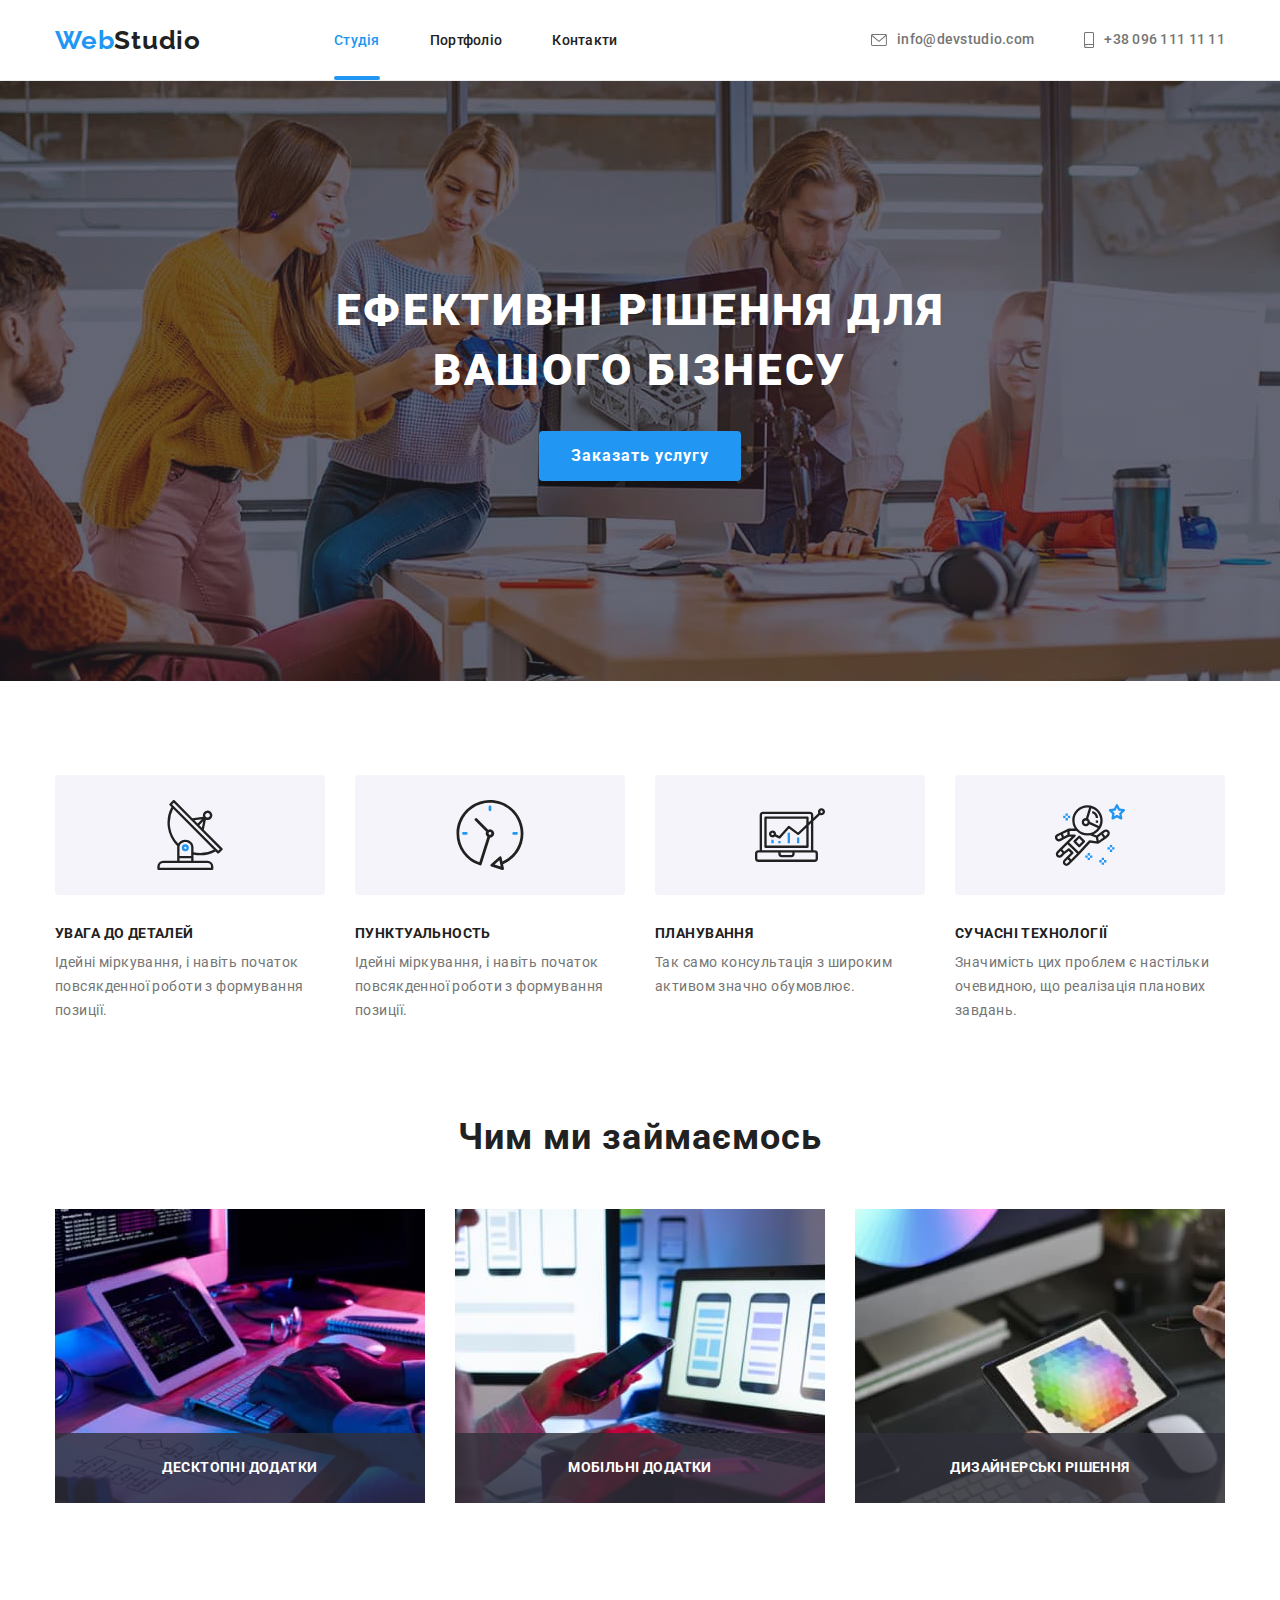
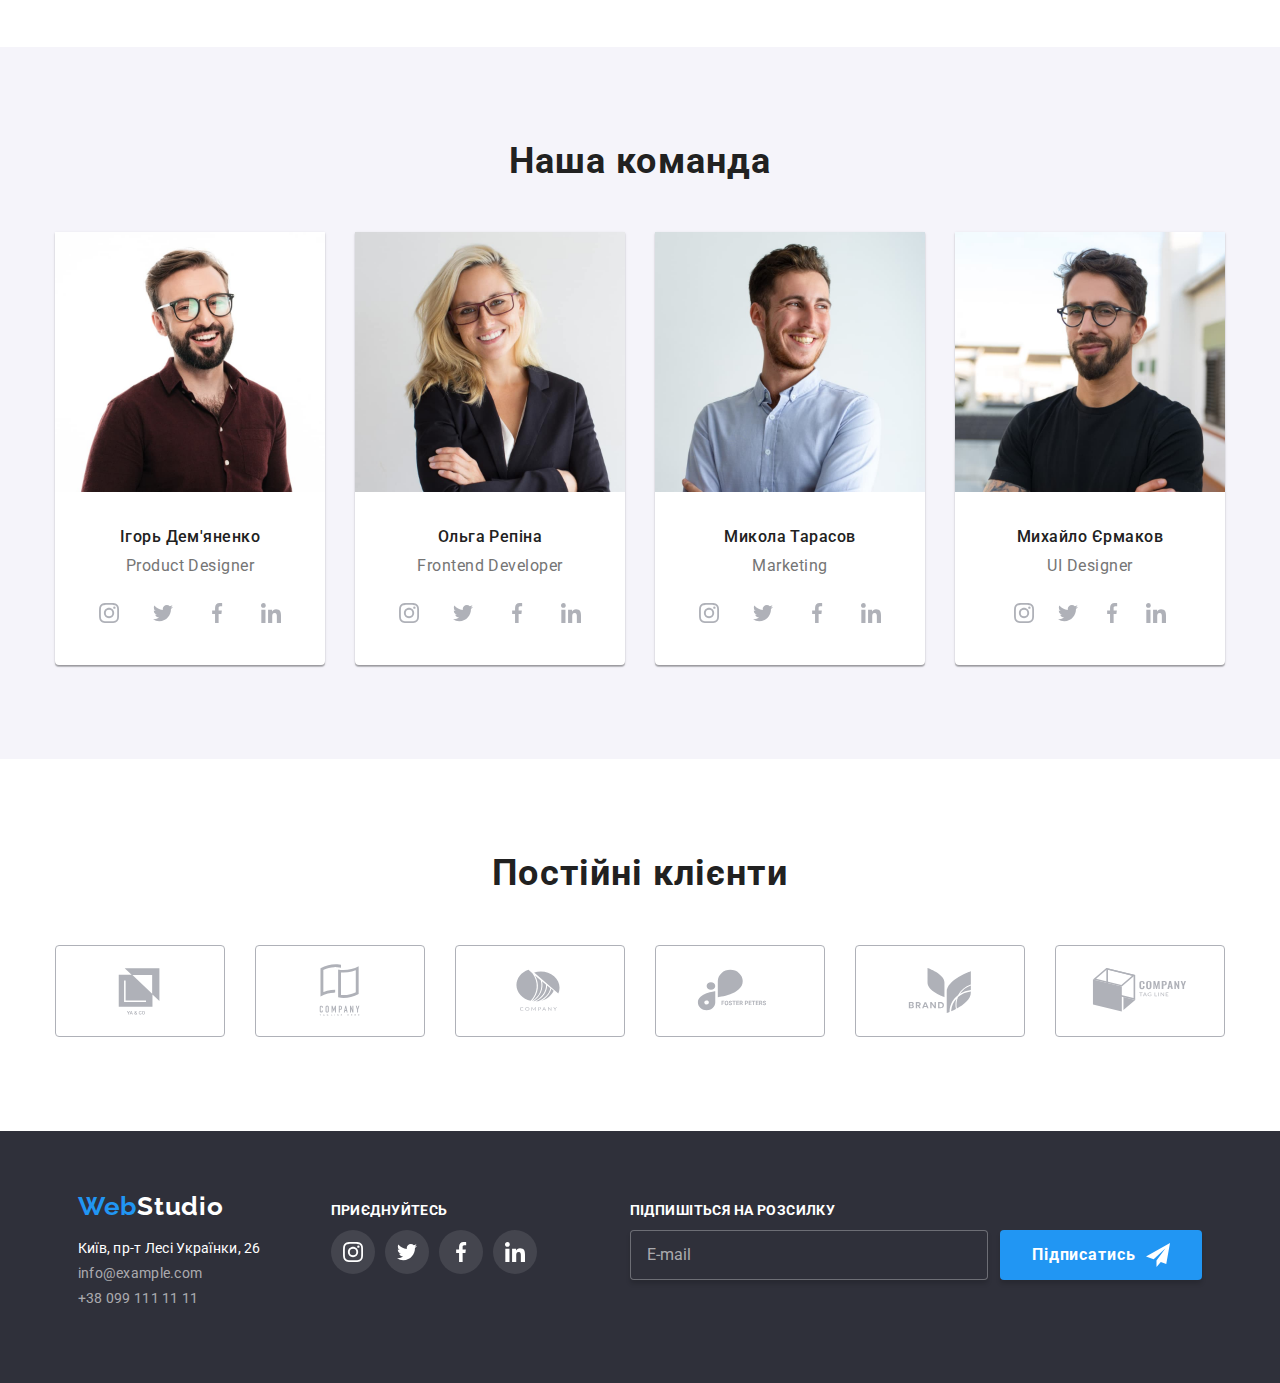
<file: index.html>
<!DOCTYPE html>
<html lang="ua">
<head>
    <meta charset="UTF-8">
    <meta http-equiv="X-UA-Compatible" content="IE=edge">
    <meta name="viewport" content="width=device-width, initial-scale=1.0">
    <title>Wedstudio</title>
    <link rel="preconnect" href="https://fonts.googleapis.com">
    <link rel="preconnect" href="https://fonts.gstatic.com" crossorigin>
    <link href="https://fonts.googleapis.com/css2?family=Raleway:wght@700&family=Roboto:wght@400;500;700;900&display=swap"
        rel="stylesheet">
    <link rel="stylesheet" href="https://cdnjs.cloudflare.com/ajax/libs/modern-normalize/1.1.0/modern-normalize.min.css">
    <link rel="stylesheet" href="./css/main.min.css">
</head>
<body>
    <!-- Шапка -->
    <header class="header">
        
        <div class="container header__container">
            <a class="logo" href="/"><span class="logo__web">Web</span>Studio</a>
            <!-- навігація -->
            <nav>
                <ul class="navigation">
                    <li class="navigation__list"> <a class="navigation__link navigation__link--current" href="">Студія</a> </li>
                    <li class="navigation__list"> <a class="navigation__link" href="./portfolio.html">Портфоліо</a> </li>
                    <li class="navigation__list"> <a class="navigation__link" href="">Контакти</a> </li>
                </ul>
            </nav>
            <!-- контакти -->
            <ul class="contact">
                <li class="contact__list "><a class="contact__link" href="mailto:info@devstudio.com"> <svg class="contact__icon-envelope contact__icon" width="16px" heigt="12"><use href="./images/symbol-defs.svg#envelope"></use></svg> info@devstudio.com</a></li>
                <li class="contact__list"> <a class="contact__link" href="tel:+380961111111"><svg class="contact__icon-smartphone contact__icon"  width="10px" heigt="16"><use href="./images/symbol-defs.svg#smartphone"></use></svg> +38 096 111 11 11</a></li>
            </ul>
        </div>
        
    </header>
<!-- main -->
<main>
        <!-- Герой -->
        <section class="hero hero__overlay">
            <div class="container">
                <H1 class="hero__tittle">Ефективні рішення для <br>вашого бізнесу</H1>
                <button class="button" data-modal-open type="button">Заказать услугу</button>
            </div>
            <div class="backdrop is-hidden" data-modal>
                <div class="modal-hero">
                    <button class="modal-hero__button--close" type="button" data-modal-close></button>
                    <form class="form-modal">
                        <h2 class="form-modal__tittle">Залишіть свої дані, ми вам передзвонимо</h2>
                        <div class="form-modal__field">
                            <label for="name" class="form-modal__label">Ім'я</label>
                            <input class="form-modal__input" type="text" name="name" id="name">
                            <div class="form-modal__icon">
                                <svg class="form-modal__svg" width="18px" height="18px">
                                    <use href="./images/symbol-defs.svg#person-black"></use>
                                </svg>
                            </div>
                        </div>
                       <div class="form-modal__field">
                            <label for="tel" class="form-modal__label">Телефон</label>
                            <input class="form-modal__input" type="tel" name="tel" id="tel">
                            <div class="form-modal__icon">
                                <svg class="form-modal__svg" width="18px" height="18px">
                                    <use href="./images/symbol-defs.svg#phone-black"></use>
                                </svg>
                            </div>
                       </div>
                       <div class="form-modal__field">
                        <label for="email" class="form-label">Почта</label>
                        <input class="form-modal__input" type="email" name="email" id="email">
                        <div class="form-modal__icon">
                            <svg class="form-modal__svg" width="18px" height="18px">
                                <use href="./images/symbol-defs.svg#email-black"></use>
                            </svg>
                        </div>
                       </div>
                       
                       <div class="form-modal__field form-comment">
                        <label class="form-comment__lable" for="comment">Коментарій</label>
                        <textarea class="form-comment__textarea" name="comment" id="comment" rows="8" placeholder="Введіть текст"></textarea>
                       </div> 
                        
                      <label class="form-policy">
                        <input  class="form-policy__checkbox" type="checkbox" name="policy" id="policy">
                        <span class="form-policy__icon"></span>
                        <span>Погоджуюся з розсилкою та приймаю <a class="form-policy__link" href="">Умови
                                договору</a>
                        </span>
                      </label>

                        <button class="button hero__button" type="submit">Відправить</button>
                    </form>
                </div>
    
            </div>
        </section>

        <!-- особливості -->
        <section class="specifics">
           <div class="container">
                <h2 class="specifics__tittle visually-hidden">Особливості</h2>
                <ul class="specifics__list">
                    <li  class="specifics__item">
                        <div class="specific__icon">
                            <svg class="specifics__svg"width="70px" height="70px">
                                <use href="./images/symbol-defs.svg#antenna" ></use>
                            </svg>
                        </div>
                        <h3 class="specific__tittle-h3">Увага до деталей</h3>
                        <p class="specific__text">Ідейні міркування, і навіть початок повсякденної роботи з формування позиції.</p>
                    </li>
                    <li class="specifics__item">
                        <div class="specific__icon">
                            <svg class="specifics__svg"width="70px" height="70px">
                                <use href="./images/symbol-defs.svg#clock"></use>
                            </svg>
                        </div>
                        <h3 class="specific__tittle-h3">Пунктуальность</h3>
                        <p class="specific__text">Ідейні міркування, і навіть початок повсякденної роботи з формування позиції.</p>
                    </li>
                    <li class="specifics__item ">
                        <div class="specific__icon">
                            <svg class="specifics__svg"width="70px" height="70px">
                                <use href="./images/symbol-defs.svg#diagram"></use>
                            </svg>
                        </div>
                        <h3 class="specific__tittle-h3">Планування</h3>
                        <p class="specific__text">Так само консультація з широким активом значно обумовлює.</p>
                    </li>
                    <li class="specifics__item">
                        <div class="specific__icon">
                            <svg class="specifics__svg"width="70px" height="70px">
                                <use href="./images/symbol-defs.svg#astronaut"></use>
                            </svg>
                        </div>
                        <h3 class="specific__tittle-h3">Сучасні технології</h3>
                        <p class="specific__text">Значимість цих проблем є настільки очевидною, що реалізація планових завдань.</p>
                    </li>
                </ul>
           </div>
        </section>
         <!-- Чим ми займаємось -->
        <section class="services section">
           <div class="container">
                <h2 class="services_tittle tittle-h2">Чим ми займаємось</h2>
                <ul class="services__list">
                    <li class="services__item"> 
                        <div class="services__image">
                            <img class="image" src="./images/box1.jpg" alt="опис" width="370">
                            <div class="services__text">Десктопні додатки</div>
                        </div>
                    </li>
                    <li class="services__item">
                        <div class="services__image">
                            <img class="image" src="./images/box2.jpg" alt="опис" width="370">
                            <div class="services__text">мобільні додатки
                            </div>
                        </div>
                    </li>
                    <li class="services__item">
                        <div class="services__image">
                            <img class="image" src="./images/box3.jpg" alt="опис" width="370">
                            <div class="services__text">дизайнерські рішення</div>
                        </div>
                    </li>
                </ul>
           </div>
        </section>
        <!-- Наша команда -->
            <section class="our-team section">
                <div class="container">
                    <h2 class="our-team_tittle tittle-h2">Наша команда</h2>
                    <ul class="our-team__list">
                        <li class="item-card"> 
                            <img class="item-card__image" src="./images/team1.jpg" alt="чоловік європейської зовнішності в окулярах з бородою" width="270">
                            <div class="item-card__text" >
                                <h3 class="item-card__tittle">Ігорь Дем'яненко</h3>
                                <p classs="item-card__subtitle" lang="en">Product Designer</p>
                                <ul class="social-list">

                                    <li class="social-list__item">
                                        <a class="social-list__link" href="https://www.instagram.com">
                                            <svg class="social-list__icon social-svg" width="20px" height="20px">
                                                <use href="./images/symbol-defs.svg#instagram"></use>
                                           </svg>
                                        </a>
                                    </li>
                                    <li class="social-list__item">
                                        <a class="social-list__link" href="https://twitter.com" target="_blank">
                                            <svg class="social-list__icon social-svg" width="20px" height="20px">
                                                <use href="./images/symbol-defs.svg#twitter"></use>
                                            </svg>
                                        </a>
                                    </li>
                                    <li  class="social-list__item">
                                        <a class="social-list__link" href="https://www.facebook.com" target="_blank">
                                            <svg class="social-list__icon social-svg" width="20px" height="20px">
                                                <use href="./images/symbol-defs.svg#facebook"></use>
                                            </svg>
                                        </a>
                                    </li>
                                    <li class="social-list__item">
                                        <a class="social-list__link" href="https://linkedin.com" target="_blank">
                                            <svg class="social-list__icon social-svg" width="20px" height="20px">
                                                <use href="./images/symbol-defs.svg#linkedin"></use>
                                            </svg>
                                        </a>
                                    </li>
                                </ul>
                            </div>
                        </li>
                        <li class="item-card"> 
                            <img class="item-card__image" src="./images/team2.jpg" alt="жінка європейської зовнішності в окулярах" width="270">
                            <div class="item-card__text">
                                <h3 class="item-card__tittle">Ольга Репіна</h3>
                                <p classs="item-card__subtitle" lang="en">Frontend Developer</p>
                                <ul class="social-list">
                                    <li class="social-list__item" >
                                        <a class="social-list__link" href="https://www.instagram.com" target="_blank">
                                            <svg class="social-list__icon social-svg"  width="20px" height="20px">
                                                <use href="./images/symbol-defs.svg#instagram"></use>
                                            </svg>
                                        </a>
                                    </li>
                                    <li class="social-list__item">
                                        <a class="social-list__link" href="https://twitter.com" target="_blank">
                                            <svg class="social-list__icon social-svg" width="20px" height="20px">
                                                <use href="./images/symbol-defs.svg#twitter"></use>
                                            </svg>
                                        </a>
                                    </li>
                                    <li class="social-list__item">
                                        <a class="social-list__link" href="https://www.facebook.com" target="_blank">
                                            <svg class="social-list__icon social-svg" width="20px" height="20px">
                                                <use href="./images/symbol-defs.svg#facebook"></use>
                                            </svg>
                                        </a>
                                    </li>
                                    <li class="social-list__item"><a class="social-list__link" href="https://linkedin.com" target="_blank"><svg class="social-list__icon social-svg" width="20px" height="20px">
                                                <use href="./images/symbol-defs.svg#linkedin"></use>
                                            </svg></a>
                                        </li>
                                </ul>
                            </div>
                        </li>
                        <li class="item-card"> 
                            <img class="item-card__image" src="./images/team3.jpg" alt="чоловік європейської зовнішності" width="270">
                            <div class="item-card__text">
                                <h3 class="item-card__tittle">Микола Тарасов</h3>
                                <p classs="item-card__subtitle" lang="en">Marketing</p>
                                <ul class="social-list">
                                    <li class="social-list__item">
                                        <a class="social-list__link" href="https://www.instagram.com" target="_blank">
                                            <svg class="social-list__icon social-svg" width="20px" height="20px">
                                                <use href="./images/symbol-defs.svg#instagram"></use>
                                            </svg>
                                        </a>
                                    </li>
                                    <li class="social-list__item">
                                        <a class="social-list__link" href="https://twitter.com" target="_blank">
                                            <svg class="social-list__icon social-svg" width="20px" height="20px">
                                                <use href="./images/symbol-defs.svg#twitter"></use>
                                            </svg>
                                        </a>
                                    </li>
                                    <li class="social-list__item">
                                        <a class="social-list__link" href="https://www.facebook.com" target="_blank">
                                            <svg class="social-list__icon social-svg" width="20px" height="20px">
                                                <use href="./images/symbol-defs.svg#facebook"></use>
                                            </svg>
                                        </a>
                                    </li>
                                    <li class="social-list__item">
                                        <a class="social-list__link" href="https://linkedin.com" target="_blank">
                                            <svg class="social-list__icon social-svg" width="20px" height="20px">
                                                <use href="./images/symbol-defs.svg#linkedin"></use>
                                            </svg>
                                        </a>
                                    </li>
                                </ul>
                            </div>
                        </li>
                        <li class="item-card"> 
                            <img  class="item-card__image" src="./images/team4.jpg" alt="чоловік європейської зовнішності в окулярах з бородою" width="270">
                            <div class="item-card__text">
                                <h3 class="item-card__tittle">Михайло Єрмаков</h3>
                                <p classs="item-card__subtitle" lang="en">UI Designer</p>
                                <ul class="social-list">
                                    <li class="item-card__social">
                                        <a class="social-list__link" href="https://www.instagram.com" target="_blank">
                                            <svg class="social-list__icon social-svg" width="20px" height="20px">
                                                <use href="./images/symbol-defs.svg#instagram"></use>
                                            </svg>
                                        </a>
                                    </li>
                                    <li class="item-card__social">
                                        <a class="social-list__link" href="https://twitter.com" target="_blank">
                                            <svg class="social-list__icon social-svg"  width="20px" height="20px">
                                                <use href="./images/symbol-defs.svg#twitter"></use>
                                            </svg>
                                        </a>
                                    </li>
                                    <li class="item-card__social">
                                        <a class="social-list__link" href="https://www.facebook.com" target="_blank">
                                            <svg class="social-list__icon social-svg" width="20px" height="20px">
                                                <use href="./images/symbol-defs.svg#facebook"></use>
                                            </svg>
                                        </a>
                                    </li>
                                    <li class="item-card__social">
                                        <a class="social-list__link" href="https://linkedin.com" target="_blank"><svg class="social-list__icon social-svg" width="20px" height="20px">
                                                <use href="./images/symbol-defs.svg#linkedin"></use>
                                            </svg>
                                        </a>
                                    </li>
                                </ul>
                            </div>
                        </li>
                    </ul>
                </div>
            </section>
        <!-- Постійні клієнти -->
        <section class="client section">
            <div class="container">
                <h2 class="client__tittle  tittle-h2">Постійні клієнти</h2>
                <ul class="client__list">
                    <li class="client__logo"><a class="client__link" href="" target="_blank"><svg class="client__icon" width="106px" height="60px"><use href="./images/symbol-defs.svg#Logo-1" ></use></svg></a></li>
                    <li class="client__logo"><a class="client__link" href="" target="_blank"><svg class="client__icon" width="106px" height="60px"><use href="./images/symbol-defs.svg#Logo-2" ></use></svg></a></li>
                    <li class="client__logo"><a class="client__link" href="" target="_blank"><svg class="client__icon" width="106px" height="60px"><use href="./images/symbol-defs.svg#Logo-3" ></use></svg></a></li>
                    <li class="client__logo"><a class="client__link" href="" target="_blank"><svg class="client__icon" width="106px" height="60px"><use href="./images/symbol-defs.svg#Logo-4" ></use></svg></a></li>
                    <li class="client__logo"><a class="client__link" href="" target="_blank"><svg class="client__icon" width="106px" height="60px"><use href="./images/symbol-defs.svg#Logo-5" ></use></svg></a></li>
                    <li class="client__logo"><a class="client__link" href="" target="_blank"><svg class="client__icon" width="106px" height="60px"><use href="./images/symbol-defs.svg#Logo-6" ></use></svg></a></li>
                </ul>
            </div>
        </section>
</main>
<!-- футер -->
<footer class="footer">
    <div class="container footer-container">
        <div class="footer__contact">
            <a class="logo footer__logo" href="/"><span class="logo__web">Web</span>Studio</a>
            <address class="footer__address">
                <ul class="footer__contact-conten">
                    <li class="footer__contact-item">
                        <a class="footer__contact-link" href="https://goo.gl/maps/9fmKYEebHjoqxfCN7"><span class="footer__contact-street">Київ, пр-т Лесі Українки, 26</span> </a>
                    </li>
                    <li class="footer__contact-item"><a class="footer__contact-link" href="mailto:info@example.com">info@example.com</a></li>
                    <li class="footer__contact-item"><a class="footer__contact-link" href="tel:+380991111111">+38 099 111 11 11</a></li>
                </ul>
            </address>
        </div>

        <!-- Соціальна сітка -->
        <div class="footer__social social-footer">
            <h2 class="social-footer_tittle">ПРИЄДНУЙТЕСЬ</h2>
            <ul class="social-list">
                <li class="social-list__item "><a class="social-list__link social-footer__icon-back" href="https://www.instagram.com" target="_blank"><svg class="social-svg social-footer__svg" width="20px" height="20px"><use href="./images/symbol-defs.svg#instagram"></use></svg></a></li>
                <li class="social-list__item "><a class="social-list__link social-footer__icon-back" href="https://twitter.com" target="_blank"><svg class="social-svg social-footer__svg" width="20px" height="20px"><use href="./images/symbol-defs.svg#twitter"></use></svg></a></li>
                <li class="social-list__item "><a class="social-list__link social-footer__icon-back" href="https://www.facebook.com" target="_blank"><svg class="social-svg social-footer__svg" width="20px" height="20px"><use href="./images/symbol-defs.svg#facebook"></use></svg></a></li>
                <li class="social-list__item "><a class="social-list__link social-footer__icon-back" href="https://linkedin.com" target="_blank"><svg class="social-svg social-footer__svg" width="20px" height="20px"><use href="./images/symbol-defs.svg#linkedin"></use></svg></a></li>
            </ul>
        </div>

        <!-- Підписатись  -->
        <div class="subscribe">
            <h2 class="social-footer_tittle">Підпишіться на розсилку</h2>
            <form class="subscribe__form">
                <input class="subscribe__input" type="email" name="email" placeholder="E-mail">
                <button class="button" type="button">Підписатись <div class="subscribe__icon"><svg width="24px" height="24px" ><use href="./images/symbol-defs.svg#icon-send"></use></svg></div> </button>
            </form>
        </div>
    </div>
</footer>
<script src="./js/modal.js"></script>
</body>
</html>
</file>
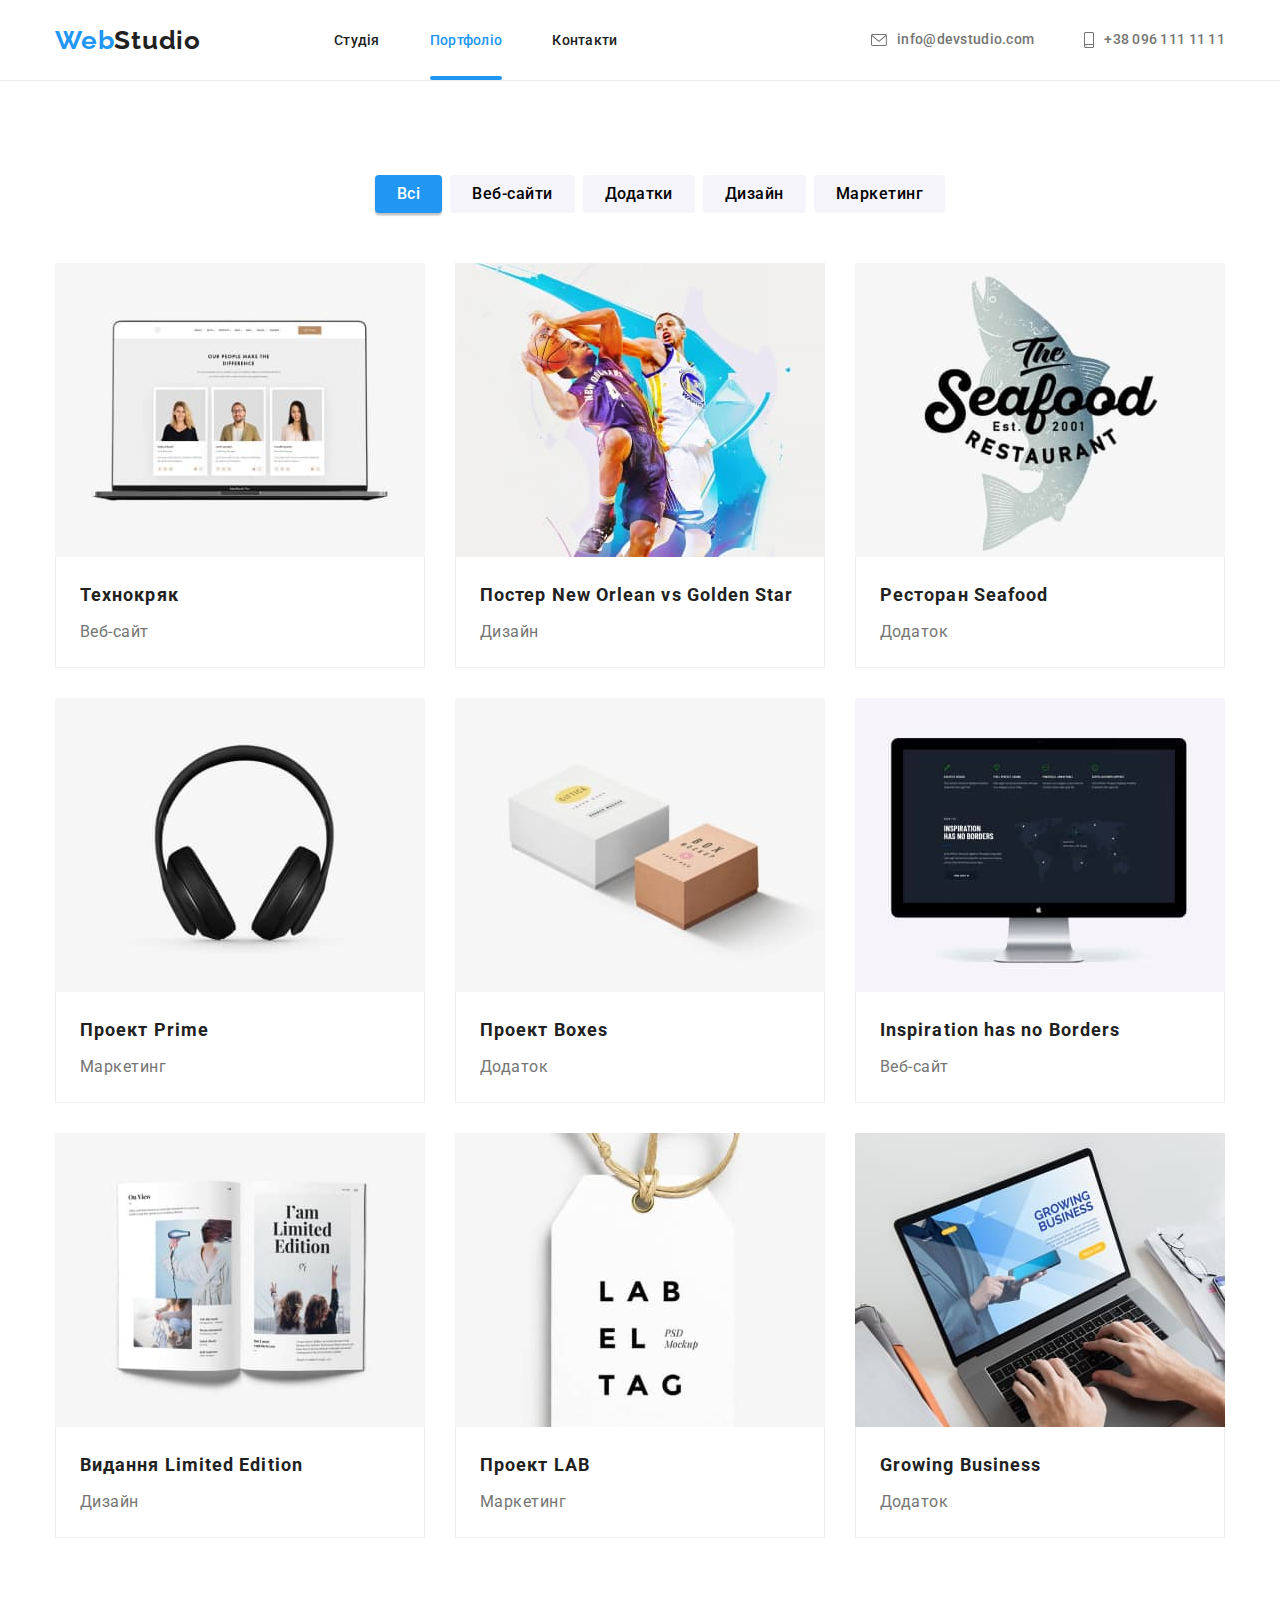
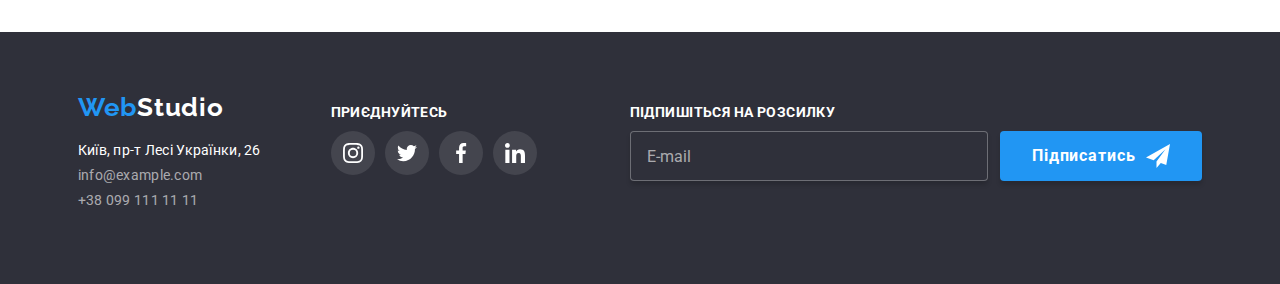
<file: portfolio.html>
<!DOCTYPE html>
<html lang="ua">

<head>
    <meta charset="UTF-8">
    <meta http-equiv="X-UA-Compatible" content="IE=edge">
    <meta name="viewport" content="width=device-width, initial-scale=1.0">
    <link rel="preconnect" href="https://fonts.googleapis.com">
    <link rel="preconnect" href="https://fonts.gstatic.com" crossorigin>
    <link href="https://fonts.googleapis.com/css2?family=Raleway:wght@700&family=Roboto:wght@400;500;700;900&display=swap"
    rel="stylesheet">
    <link rel="stylesheet" href="https://cdnjs.cloudflare.com/ajax/libs/modern-normalize/1.1.0/modern-normalize.min.css">
    <link rel="stylesheet" href="./css/main.min.css">
    <title>Wedstudio</title>
</head>

<body>
    <!-- Шапка -->
    <header class="header">
    
        <div class="container header__container">
            <a class="logo" href="/"><span class="logo__web">Web</span>Studio</a>
            <!-- навігація -->
            <nav>
                <ul class="navigation">
                    <li class="navigation__list"> <a class="navigation__link " href="./index.html">Студія</a>
                    </li>
                    <li class="navigation__list"> <a class="navigation__link navigation__link--current" href="">Портфоліо</a> </li>
                    <li class="navigation__list"> <a class="navigation__link" href="">Контакти</a> </li>
                </ul>
            </nav>
            <!-- контакти -->
            <ul class="contact">
                <li class="contact__list "><a class="contact__link" href="mailto:info@devstudio.com"> <svg
                            class="contact__icon-envelope contact__icon" width="16px" heigt="12">
                            <use href="./images/symbol-defs.svg#envelope"></use>
                        </svg> info@devstudio.com</a></li>
                <li class="contact__list"> <a class="contact__link" href="tel:+380961111111"><svg
                            class="contact__icon-smartphone contact__icon" width="10px" heigt="16">
                            <use href="./images/symbol-defs.svg#smartphone"></use>
                        </svg> +38 096 111 11 11</a></li>
            </ul>
        </div>
    
    </header>
    <!-- main -->
    <main>
        
        <!-- portfolio -->
        <section class="portfolio section">
           <div class="container">
                <h1 class="portfolio_tittle visually-hidden">Портфоліо</h1>
                <!-- Button -->
                    <ul class="portfolio__nav-list">
                        <li class="portfolio__nav-item "><button class="portfolio__button portfolio__button--active" type="button">Всі</button></li>
                        <li class="portfolio__nav-item"><button class="portfolio__button" type="button">Веб-сайти</button></li>
                        <li class="portfolio__nav-item"><button class="portfolio__button" type="button">Додатки</button></li>
                        <li class="portfolio__nav-item"><button class="portfolio__button" type="button">Дизайн</button></li>
                        <li class="portfolio__nav-item"><button class="portfolio__button" type="button">Маркетинг</button></li>
                    </ul>
                <!-- project list -->
                <ul class="portfolio-project">
                    <li class="projec-element"> 
                      <a class="projec-element__link" href="">
                        <div class="projec-element__image">
                            <img class="image" src="./images/tehno.jpg" alt="відкритий ноутбук" width="370px">
                                <div class="projec-element__info"> 
                                    <p>Ресурс пропонує комплексні пропозиції з різним рівнем функціоналу та сервісів. Все це дозволить відвідувачу
                                        отримати
                                        вичерпні відомості про компанію або приватну особу.</p>
                                </div>
                        </div>
                      <div class="projec-element__border">
                        <h2 class="projec-element__tittle">Технокряк</h2>
                        <p class="projec-element__subtitle">Веб-сайт</p>
                       </div>
                     </a>
                    </li>
                    <li class="projec-element"> <a class="projec-element__link" href="">
                        <div class="projec-element__image">
                            <img class="image" src="./images/poster.jpg" alt="два чоловіки спортсмени грають в баскетбол" width="370">
                            <div class="projec-element__info">
                                <p>Ресурс пропонує комплексні пропозиції з різним рівнем функціоналу та сервісів. Все це дозволить відвідувачу
                                    отримати
                                    вичерпні відомості про компанію або приватну особу.</p>
                            </div>
                        </div>
                    <div class="projec-element__border">
                        <h2 class="projec-element__tittle" lang="en">Постер New Orlean vs Golden Star</h2>
                        <p class="projec-element__subtitle">Дизайн</p>
                    </div></a>
                    </li>
                    <li class="projec-element"><a class="projec-element__link" href="">
                        <div class="projec-element__image">
                            <img class="image" src="./images/seafood.jpg" alt=" логотип ресторану" width="370">
                            <div class="projec-element__info">
                                <p>Ресурс пропонує комплексні пропозиції з різним рівнем функціоналу та сервісів. Все це дозволить відвідувачу
                                    отримати
                                    вичерпні відомості про компанію або приватну особу.</p>
                            </div>
                        </div>
                    <div class="projec-element__border">
                        <h2 class="projec-element__tittle" lang="en">Ресторан Seafood</h2>
                        <p class="projec-element__subtitle">Додаток</p>
                    </div></a>
                    </li>
                    <li class="projec-element"> <a class="projec-element__link" href="">
                        <div class="projec-element__image">
                            <img class="image" src="./images/prime.jpg" alt="Чорні навушники" width="370">
                            <div class="projec-element__info">
                                <p>Ресурс пропонує комплексні пропозиції з різним рівнем функціоналу та сервісів. Все це дозволить відвідувачу
                                    отримати
                                    вичерпні відомості про компанію або приватну особу.</p>
                            </div>
                        </div>
                    <div class="projec-element__border">
                        <h2 class="projec-element__tittle" lang="en">Проект Prime</h2>
                        <p class="projec-element__subtitle">Маркетинг</p>
                    </div></a>
                    </li>
                    <li class="projec-element"> <a class="projec-element__link" href="">
                        <div class="projec-element__image">
                            <img class="image" src="./images/box.jpg" alt="Дві картоні коробки на білому фоні" width="370">
                            <div class="projec-element__info">
                                <p>Ресурс пропонує комплексні пропозиції з різним рівнем функціоналу та сервісів. Все це дозволить відвідувачу
                                    отримати
                                    вичерпні відомості про компанію або приватну особу.</p>
                            </div>
                        </div>
                        
                    <div class="projec-element__border">
                        <h2 class="projec-element__tittle" lang="en">Проект Boxes</h2>
                        <p class="projec-element__subtitle">Додаток</p>
                    </div></a>
                    </li>
                    <li class="projec-element"> <a class="projec-element__link" href="">
                        <div class="projec-element__image">
                            <img class="image" src="./images/borders.jpg" alt="Монітор ком'ютера" width="370">
                            <div class="projec-element__info">
                                <p>Ресурс пропонує комплексні пропозиції з різним рівнем функціоналу та сервісів. Все це дозволить відвідувачу
                                    отримати
                                    вичерпні відомості про компанію або приватну особу.</p>
                            </div>
                        </div>
                    <div class="projec-element__border">
                        <h2 class="projec-element__tittle" lang="en">Inspiration has no Borders</h2>
                        <p class="projec-element__subtitle">Веб-сайт</p>
                    </div></a>
                    </li>
                    <li class="projec-element"> <a class="projec-element__link" href="">
                        <div class="projec-element__image">
                            <img class="image" src="./images/lemited.jpg" alt="Відкритий журнал на білому фоні" width="370">
                            <div class="projec-element__info">
                                <p>Ресурс пропонує комплексні пропозиції з різним рівнем функціоналу та сервісів. Все це дозволить відвідувачу
                                    отримати
                                    вичерпні відомості про компанію або приватну особу.</p>
                            </div>
                        </div>
                    <div class="projec-element__border">
                        <h2 class="projec-element__tittle" lang="en">Видання Limited Edition</h2>
                        <p class="projec-element__subtitle">Дизайн</p>
                    </div></a>
                    </li>
                    <li class="projec-element"> <a class="projec-element__link" href="">
                        <div class="projec-element__image">
                            <img class="image" src="./images/lab.jpg" alt="Бірка з написом лаб" width="370">
                            <div class="projec-element__info">
                                <p>Ресурс пропонує комплексні пропозиції з різним рівнем функціоналу та сервісів. Все це дозволить відвідувачу
                                    отримати
                                    вичерпні відомості про компанію або приватну особу.</p>
                            </div>
                        </div>
                        <div class="projec-element__border">
                            <h2 class="projec-element__tittle" lang="en">Проект LAB</h2>
                            <p class="projec-element__subtitle">Маркетинг</p>
                        </div>
                    </a>
                    </li>
                    <li class="projec-element"> <a class="projec-element__link" href="">
                        <div class="projec-element__image">
                            <img class="image" src="./images/growing.jpg" alt="відкритий ноутбук" width="370">
                            <div class="projec-element__info">
                                <p>Ресурс пропонує комплексні пропозиції з різним рівнем функціоналу та сервісів. Все це дозволить відвідувачу
                                    отримати
                                    вичерпні відомості про компанію або приватну особу.</p>
                            </div>
                        </div>
                    <div class="projec-element__border">
                        <h2 class="projec-element__tittle" lang="en">Growing Business</h2>
                        <p class="projec-element__subtitle">Додаток</p>
                    </div></a>
                    </li>
                </ul>
           </div>
        </section>
    </main>

    <!-- футер -->
    <footer class="footer">
        <div class="container footer-container">
            <div class="footer__contact">
                <a class="logo footer__logo" href="/"><span class="logo__web">Web</span>Studio</a>
                <address class="footer__address">
                    <ul class="footer__contact-conten">
                        <li class="footer__contact-item">
                            <a class="footer__contact-link" href="https://goo.gl/maps/9fmKYEebHjoqxfCN7"><span
                                    class="footer__contact-street">Київ, пр-т Лесі Українки, 26</span> </a>
                        </li>
                        <li class="footer__contact-item"><a class="footer__contact-link"
                                href="mailto:info@example.com">info@example.com</a></li>
                        <li class="footer__contact-item"><a class="footer__contact-link" href="tel:+380991111111">+38 099
                                111 11 11</a></li>
                    </ul>
                </address>
            </div>
    
            <!-- Соціальна сітка -->
            <div class="footer__social social-footer">
                <h2 class="social-footer_tittle">ПРИЄДНУЙТЕСЬ</h2>
                <ul class="social-list">
                    <li class="social-list__item "><a class="social-list__link social-footer__icon-back" href="https://www.instagram.com" target="_blank"><svg class="social-svg social-footer__svg" width="20px" height="20px"><use href="./images/symbol-defs.svg#instagram"></use></svg></a></li>
                    <li class="social-list__item "><a class="social-list__link social-footer__icon-back" href="https://twitter.com" target="_blank"><svg class="social-svg social-footer__svg" width="20px" height="20px"><use href="./images/symbol-defs.svg#twitter"></use></svg></a></li>
                    <li class="social-list__item "><a class="social-list__link social-footer__icon-back" href="https://www.facebook.com" target="_blank"><svg class="social-svg social-footer__svg" width="20px" height="20px"><use href="./images/symbol-defs.svg#facebook"></use></svg></a></li>
                    <li class="social-list__item "><a class="social-list__link social-footer__icon-back" href="https://linkedin.com" target="_blank"><svg class="social-svg social-footer__svg" width="20px" height="20px"><use href="./images/symbol-defs.svg#linkedin"></use></svg></a></li>
                </ul>
            </div>
    
            <!-- Підписатись  -->
            <div class="subscribe">
                <h2 class="social-footer_tittle">Підпишіться на розсилку</h2>
                <form class="subscribe__form">
                    <input class="subscribe__input" type="email" name="email" placeholder="E-mail">
                    <button class="button" type="button">Підписатись <div class="subscribe__icon"><svg width="24px"
                                height="24px">
                                <use href="./images/symbol-defs.svg#icon-send"></use>
                            </svg></div> </button>
                </form>
            </div>
        </div>
    </footer>
</body>

</html>
</file>
<file: css/main.min.css>
/*! modern-normalize v1.1.0 | MIT License | https://github.com/sindresorhus/modern-normalize */*,::before,::after{-webkit-box-sizing:border-box;box-sizing:border-box}html{line-height:1.15;-webkit-text-size-adjust:100%;-moz-tab-size:4;-o-tab-size:4;tab-size:4}body{margin:0;font-family:system-ui,-apple-system,"Segoe UI",Roboto,Helvetica,Arial,sans-serif,"Apple Color Emoji","Segoe UI Emoji"}hr{height:0;color:inherit}abbr[title]{-webkit-text-decoration:underline dotted;text-decoration:underline dotted}b,strong{font-weight:bolder}code,kbd,samp,pre{font-family:ui-monospace,SFMono-Regular,Consolas,"Liberation Mono",Menlo,monospace;font-size:1em}small{font-size:80%}sub,sup{font-size:75%;line-height:0;position:relative;vertical-align:baseline}sub{bottom:-0.25em}sup{top:-0.5em}table{text-indent:0;border-color:inherit}button,input,optgroup,select,textarea{font-family:inherit;font-size:100%;line-height:1.15;margin:0}button,select{text-transform:none}button,[type=button],[type=reset],[type=submit]{-webkit-appearance:button}::-moz-focus-inner{border-style:none;padding:0}:-moz-focusring{outline:1px dotted ButtonText}:-moz-ui-invalid{box-shadow:none}legend{padding:0}progress{vertical-align:baseline}::-webkit-inner-spin-button,::-webkit-outer-spin-button{height:auto}[type=search]{-webkit-appearance:textfield;outline-offset:-2px}::-webkit-search-decoration{-webkit-appearance:none}::-webkit-file-upload-button{-webkit-appearance:button;font:inherit}summary{display:list-item}.portfolio,.client,.our-team,.services,.specifics{padding-top:94px;padding-bottom:94px}.social-list{margin-top:0;margin-bottom:0;padding-left:0;display:-webkit-box;display:-ms-flexbox;display:flex;-webkit-box-pack:center;-ms-flex-pack:center;justify-content:center;-webkit-box-align:center;-ms-flex-align:center;align-items:center}html{-webkit-box-sizing:border-box;box-sizing:border-box}*,*::before,*::after{-webkit-box-sizing:inherit;box-sizing:inherit}.container{padding-left:15px;padding-right:15px;margin-left:auto;margin-right:auto;width:1200px}.tittle-h2{margin-top:0;margin-bottom:50px;font-weight:700;font-size:36px;line-height:1.16;text-align:center;letter-spacing:.03em}.image{display:block}body{background-color:#fff;color:#212121;font-family:"Roboto",sans-serif}ul li,ol li{list-style:none;padding:0}.visually-hidden{position:absolute;width:1px;height:1px;margin:-1px;border:0;padding:0;white-space:nowrap;-webkit-clip-path:inset(100%);clip-path:inset(100%);clip:rect(0 0 0 0);overflow:hidden}.header__container{height:80px;display:-webkit-box;display:-ms-flexbox;display:flex;-webkit-box-pack:center;-ms-flex-pack:center;justify-content:center;-webkit-box-align:center;-ms-flex-align:center;align-items:center}.header{border-bottom-width:1px;border-bottom-style:solid;border-bottom-color:#ececec}.logo{color:#212121;font-family:"Raleway",sans-serif;font-weight:700;font-size:26px;line-height:1.19;letter-spacing:.03em;text-decoration:none}.logo:focus{background-color:rgba(0,0,0,0)}.logo__web{color:#2196f3}.navigation{display:-webkit-box;display:-ms-flexbox;display:flex;-webkit-box-pack:center;-ms-flex-pack:center;justify-content:center;-webkit-box-align:center;-ms-flex-align:center;align-items:center;height:80px;margin-left:93px}.navigation__list{width:calc((100% - 100px)/3);margin-right:50px}.navigation__link{color:#212121;font-weight:500;font-size:14px;line-height:1.14;letter-spacing:.02em;text-decoration:none;padding:32px 0}.navigation__link:hover,.navigation__link:focus{color:#2196f3;-webkit-transition:color 250ms cubic-bezier(0.4, 0, 0.2, 1);transition:color 250ms cubic-bezier(0.4, 0, 0.2, 1)}.navigation__link--current{position:relative;color:#2196f3}.navigation__link--current::after{content:"";display:block;position:absolute;width:100%;bottom:0;left:0;border-radius:2px;height:4px;background-color:#2196f3}.contact{display:-webkit-box;display:-ms-flexbox;display:flex;-webkit-box-pack:center;-ms-flex-pack:center;justify-content:center;-webkit-box-align:center;-ms-flex-align:center;align-items:center;list-style-type:none;margin-top:0;margin-bottom:0;margin-left:auto}.contact__list{width:calc((100% - 50px)/2);margin-left:50px}.contact__link{display:-webkit-box;display:-ms-flexbox;display:flex;-webkit-box-pack:center;-ms-flex-pack:center;justify-content:center;-webkit-box-align:center;-ms-flex-align:center;align-items:center;color:#757575;font-weight:500;font-size:14px;line-height:1.14;letter-spacing:.02em;text-decoration:none;-webkit-transition:color 250ms var(--cubic-beziez);transition:color 250ms var(--cubic-beziez)}.contact__link:hover,.contact__link:focus{color:#2196f3}.contact__icon-envelope,.contact__icon-smartphone{margin-right:10px}.contact__icon{fill:currentColor}.button{padding:10px 32px;margin-left:auto;margin-right:auto;margin-top:0;display:-webkit-box;display:-ms-flexbox;display:flex;-webkit-box-pack:center;-ms-flex-pack:center;justify-content:center;-webkit-box-align:center;-ms-flex-align:center;align-items:center;text-align:center;letter-spacing:.06em;color:#fff;background-color:#2196f3;font-family:"Roboto";font-weight:700;font-size:16px;line-height:1.88;border:none;border-radius:4px;-webkit-box-shadow:0px 4px 4px rgba(0,0,0,.15);box-shadow:0px 4px 4px rgba(0,0,0,.15);cursor:pointer;-webkit-transition:background-color 250ms cubic-bezier(0.4, 0, 0.2, 1);transition:background-color 250ms cubic-bezier(0.4, 0, 0.2, 1)}.button:focus,.button:hover{background-color:#188ce8}.hero{padding-top:200px;padding-bottom:200px;height:600px;background-color:#2f303a}.hero__tittle{min-width:696px;margin-top:0;margin-bottom:30px;margin-right:0;margin-left:0;color:#fff;font-weight:900;font-size:44px;line-height:1.36;text-align:center;letter-spacing:.06em;text-transform:uppercase}.hero__overlay{margin-left:auto;margin-right:auto;max-width:1600px;max-height:600px;background-image:-webkit-gradient(linear, left bottom, left top, from(rgba(47, 48, 58, 0.4)), to(rgba(47, 48, 58, 0.4))),url(../images/hero-img.jpg);background-image:linear-gradient(to top, rgba(47, 48, 58, 0.4), rgba(47, 48, 58, 0.4)),url(../images/hero-img.jpg);background-repeat:no-repeat;background-position:center;background-size:cover}.backdrop{position:fixed;top:0;left:0;width:100%;height:100%;background-color:rgba(0,0,0,.2);z-index:1;opacity:1;-webkit-transition:opacity 250ms cubic-bezier(0.4, 0, 0.2, 1);transition:opacity 250ms cubic-bezier(0.4, 0, 0.2, 1)}.is-hidden{opacity:0;pointer-events:none}.backdrop.is-hidden .modal-hero{-webkit-transform:translate(-50%, -50%) scale(0.9);transform:translate(-50%, -50%) scale(0.9)}.modal-hero{position:absolute;top:50%;left:50%;min-width:528px;min-height:581px;background-color:#fff;border-radius:4px;-webkit-transform:translate(-50%, -50%) scale(1);transform:translate(-50%, -50%) scale(1);-webkit-transition:-webkit-transform 250ms cubic-bezier(0.4, 0, 0.2, 1);transition:-webkit-transform 250ms cubic-bezier(0.4, 0, 0.2, 1);transition:transform 250ms cubic-bezier(0.4, 0, 0.2, 1);transition:transform 250ms cubic-bezier(0.4, 0, 0.2, 1), -webkit-transform 250ms cubic-bezier(0.4, 0, 0.2, 1)}.modal-hero__button--close{position:absolute;top:1%;right:1%;background-image:url(../images/close-black.svg);background-repeat:no-repeat;background-position:center;border:1px solid #eee;background-color:#fff;width:30px;height:30px;border-radius:50%}.modal-hero__button--close:hover{cursor:pointer;-webkit-box-shadow:0px 0px 5px 1px rgba(0,0,0,.2);box-shadow:0px 0px 5px 1px rgba(0,0,0,.2)}.form-modal{width:528px;padding:40px}.form-modal__tittle{margin-top:0;margin-bottom:12px;font-family:"Roboto";font-style:normal;font-weight:700;font-size:20px;line-height:1.15;text-align:center;letter-spacing:.03em}.form-modal__field{position:relative;display:-webkit-box;display:-ms-flexbox;display:flex;-webkit-box-orient:vertical;-webkit-box-direction:normal;-ms-flex-direction:column;flex-direction:column;margin-bottom:10px;font-family:"Roboto";font-style:normal;font-weight:400;font-size:12px;line-height:1.17;letter-spacing:.01em;color:#757575}.form-modal__label{margin-bottom:4px}.form-modal__input{height:40px;padding-left:42px;border:1px solid #eee;border-radius:4px;outline:none;-webkit-transition:border 250ms cubic-bezier(0.4, 0, 0.2, 1);transition:border 250ms cubic-bezier(0.4, 0, 0.2, 1)}.form-modal__input:focus{border:1px solid #2196f3;cursor:pointer}.form-modal__icon{color:#212121;position:absolute;top:50%;left:12px;-webkit-transition:color 250ms cubic-bezier(0.4, 0, 0.2, 1);transition:color 250ms cubic-bezier(0.4, 0, 0.2, 1)}.form-modal__svg{fill:currentColor}.form-modal__input:focus~.form-modal__icon{color:#2196f3}.form-comment__textarea{padding-left:16px;padding-top:12px;outline:none;resize:none;border:1px solid #eee;border-radius:4px;-webkit-transition:border 250ms cubic-bezier(0.4, 0, 0.2, 1);transition:border 250ms cubic-bezier(0.4, 0, 0.2, 1)}.form-comment__textarea:focus{border:1px solid #2196f3;cursor:pointer}.form-comment__textarea::-webkit-input-placeholder{font-family:"Roboto";font-style:normal;font-weight:400;font-size:12px;line-height:1.17;letter-spacing:.01em;color:rgba(117,117,117,.5)}.form-comment__textarea::-moz-placeholder{font-family:"Roboto";font-style:normal;font-weight:400;font-size:12px;line-height:1.17;letter-spacing:.01em;color:rgba(117,117,117,.5)}.form-comment__textarea:-ms-input-placeholder{font-family:"Roboto";font-style:normal;font-weight:400;font-size:12px;line-height:1.17;letter-spacing:.01em;color:rgba(117,117,117,.5)}.form-comment__textarea::-ms-input-placeholder{font-family:"Roboto";font-style:normal;font-weight:400;font-size:12px;line-height:1.17;letter-spacing:.01em;color:rgba(117,117,117,.5)}.form-comment__textarea::placeholder{font-family:"Roboto";font-style:normal;font-weight:400;font-size:12px;line-height:1.17;letter-spacing:.01em;color:rgba(117,117,117,.5)}.form-policy{display:-webkit-box;display:-ms-flexbox;display:flex;-webkit-box-pack:center;-ms-flex-pack:center;justify-content:center;-webkit-box-align:center;-ms-flex-align:center;align-items:center;font-family:"Roboto";font-style:normal;font-weight:400;font-size:14px;line-height:1.71;letter-spacing:.03em;color:var(--second-text-color);margin-bottom:30px;margin-top:20px}.form-policy__checkbox{-webkit-appearance:none;-moz-appearance:none;appearance:none;position:absolute}.form-policy__checkbox:checked+.form-policy__icon{background-color:#2196f3;border:#2196f3;background-image:url(../images/icon-check.svg);background-size:contain;background-repeat:no-repeat;background-position:center;background-origin:content-box}.form-policy__checkbox:focus+.form-policy__icon{border:2px solid #2196f3}.form-policy__icon{display:block;width:16px;height:15px;border:2px solid #212121;border-radius:2px;margin-right:8px}.form-policy__link{font-family:"Roboto";font-style:normal;font-weight:400;font-size:14px;line-height:1.71;letter-spacing:.03em;-webkit-text-decoration-line:underline;text-decoration-line:underline;color:#2196f3}.form-policy__link:hover,.form-policy__link:focus{text-decoration:none}.specifics{padding-bottom:0}.specifics h3{margin-top:0;margin-bottom:10px;font-weight:700;font-size:14px;line-height:16px;letter-spacing:.03em;text-transform:uppercase;text-decoration:none}.specifics__tittle-h3{margin-top:0;margin-bottom:10px;font-weight:700;font-size:14px;line-height:16px;letter-spacing:.03em;text-transform:uppercase;text-decoration:none}.specifics p{margin-top:0;margin-bottom:0;color:#757575;font-size:14px;line-height:1.71;letter-spacing:.03em}.specifics__text{margin-top:0;margin-bottom:0;color:#757575;font-size:14px;line-height:1.71;letter-spacing:.03em}.specifics__list{display:-webkit-box;display:-ms-flexbox;display:flex;-webkit-box-pack:center;-ms-flex-pack:center;justify-content:center;-webkit-box-align:start;-ms-flex-align:start;align-items:flex-start;margin-top:0;margin-bottom:0;padding-left:0}.specifics__item{width:calc((100% - 90px)/4);margin-right:30px}.specifics__item:nth-child(4n){margin-right:0}.specific__icon{height:120px;margin-bottom:30px;background-color:#f5f4fa;border-radius:4px;display:-webkit-box;display:-ms-flexbox;display:flex;-webkit-box-pack:center;-ms-flex-pack:center;justify-content:center;-webkit-box-align:center;-ms-flex-align:center;align-items:center}.services{margin-top:0;margin-bottom:50px}.services__list{margin-top:0;margin-bottom:0;margin-left:0;padding-left:0;display:-webkit-box;display:-ms-flexbox;display:flex;-webkit-box-pack:center;-ms-flex-pack:center;justify-content:center;-webkit-box-align:center;-ms-flex-align:center;align-items:center}.services__item{width:calc((100% - 60px)/3);margin-right:30px}.services__item:nth-child(3n){margin-right:0}.services__image{position:relative}.services__text{display:-webkit-box;display:-ms-flexbox;display:flex;-webkit-box-pack:center;-ms-flex-pack:center;justify-content:center;-webkit-box-align:center;-ms-flex-align:center;align-items:center;position:absolute;bottom:0;left:0;width:100%;min-height:70px;font-family:"Roboto";font-style:normal;font-weight:700;font-size:14px;line-height:1.4;text-align:center;letter-spacing:.03em;text-transform:uppercase;background-color:rgba(47,48,58,.8);color:#fff}.our-team{background-color:#f5f4fa}.our-team__list{display:-webkit-box;display:-ms-flexbox;display:flex;-webkit-box-pack:center;-ms-flex-pack:center;justify-content:center;-webkit-box-align:center;-ms-flex-align:center;align-items:center;margin-top:0;margin-bottom:0;padding-left:0}.item-card{width:calc((100% - 90px)/4);margin-right:30px;background-color:#fff;border-radius:0px 0px 4px 4px;-webkit-box-shadow:0px 1px 3px rgba(0,0,0,.12),0px 1px 1px rgba(0,0,0,.14),0px 2px 1px rgba(0,0,0,.2);box-shadow:0px 1px 3px rgba(0,0,0,.12),0px 1px 1px rgba(0,0,0,.14),0px 2px 1px rgba(0,0,0,.2)}.item-card:nth-child(4n){margin-right:0}.item-card__text{padding-top:30px;padding-bottom:30px}.item-card__tittle{margin-top:0;margin-bottom:10px;font-weight:500;font-size:16px;line-height:1.19;text-align:center;letter-spacing:.03em}.item-card p{margin-top:0;margin-bottom:16px;color:#757575;font-size:16px;line-height:1.19;text-align:center;letter-spacing:.03em}.item-card__subtitle{margin-top:0;margin-bottom:16px;color:#757575;font-size:16px;line-height:1.19;text-align:center;letter-spacing:.03em}.social-list__item{padding-left:0}.social-list__item:not(:last-child){padding-right:10px}.social-list__link{width:44px;height:44px;display:-webkit-box;display:-ms-flexbox;display:flex;-webkit-box-pack:center;-ms-flex-pack:center;justify-content:center;-webkit-box-align:center;-ms-flex-align:center;align-items:center;border-radius:50%;color:#afb1b8;-webkit-transition:background-color 250ms cubic-bezier(0.4, 0, 0.2, 1),color 250ms cubic-bezier(0.4, 0, 0.2, 1);transition:background-color 250ms cubic-bezier(0.4, 0, 0.2, 1),color 250ms cubic-bezier(0.4, 0, 0.2, 1)}.social-list__link:hover,.social-list__link:focus{background-color:#2196f3;color:#fff}.social-list__icon{display:-webkit-box;display:-ms-flexbox;display:flex;-webkit-box-pack:center;-ms-flex-pack:center;justify-content:center;-webkit-box-align:center;-ms-flex-align:center;align-items:center}.social-svg{fill:currentColor}.client__list{display:-webkit-box;display:-ms-flexbox;display:flex;-webkit-box-pack:justify;-ms-flex-pack:justify;justify-content:space-between;-webkit-box-align:center;-ms-flex-align:center;align-items:center;padding-right:0;padding-left:0;margin-top:0;margin-bottom:0}.client__logo{width:calc((100% - 150px)/6)}.client__link{height:92px;display:-webkit-box;display:-ms-flexbox;display:flex;-webkit-box-pack:center;-ms-flex-pack:center;justify-content:center;-webkit-box-align:center;-ms-flex-align:center;align-items:center;color:#afb1b8;border:1px solid #afb1b8;border-radius:4px;-webkit-transition:color 250ms cubic-bezier(0.4, 0, 0.2, 1),border 250ms cubic-bezier(0.4, 0, 0.2, 1);transition:color 250ms cubic-bezier(0.4, 0, 0.2, 1),border 250ms cubic-bezier(0.4, 0, 0.2, 1)}.client__link:hover,.client__link:focus{color:#2196f3;border:1px solid #2196f3}.client__icon{fill:currentColor}.portfolio__nav-list{margin-top:0;margin-bottom:50px;display:-webkit-box;display:-ms-flexbox;display:flex;-webkit-box-pack:center;-ms-flex-pack:center;justify-content:center;-webkit-box-align:center;-ms-flex-align:center;align-items:center}.portfolio__nav-item:not(:last-child){margin-right:8px}.portfolio__button{padding:6px 22px;background-color:#f5f4fa;font-family:"Roboto";font-weight:500;font-size:16px;line-height:1.62;text-align:center;letter-spacing:.03em;border-radius:4px;border:none;-webkit-transition:background-color 250ms cubic-bezier(0.4, 0, 0.2, 1),color 250ms cubic-bezier(0.4, 0, 0.2, 1),-webkit-box-shadow 250ms cubic-bezier(0.4, 0, 0.2, 1);transition:background-color 250ms cubic-bezier(0.4, 0, 0.2, 1),color 250ms cubic-bezier(0.4, 0, 0.2, 1),-webkit-box-shadow 250ms cubic-bezier(0.4, 0, 0.2, 1);transition:background-color 250ms cubic-bezier(0.4, 0, 0.2, 1),color 250ms cubic-bezier(0.4, 0, 0.2, 1),box-shadow 250ms cubic-bezier(0.4, 0, 0.2, 1);transition:background-color 250ms cubic-bezier(0.4, 0, 0.2, 1),color 250ms cubic-bezier(0.4, 0, 0.2, 1),box-shadow 250ms cubic-bezier(0.4, 0, 0.2, 1),-webkit-box-shadow 250ms cubic-bezier(0.4, 0, 0.2, 1)}.portfolio__button:hover,.portfolio__button:focus{color:#fff;background-color:#2196f3;-webkit-box-shadow:0px 3px 1px rgba(0,0,0,.1),0px 1px 2px rgba(0,0,0,.08),0px 2px 2px rgba(0,0,0,.12);box-shadow:0px 3px 1px rgba(0,0,0,.1),0px 1px 2px rgba(0,0,0,.08),0px 2px 2px rgba(0,0,0,.12);cursor:pointer}.portfolio__button--active{color:#fff;background-color:#2196f3;-webkit-box-shadow:0px 3px 1px rgba(0,0,0,.1),0px 1px 2px rgba(0,0,0,.08),0px 2px 2px rgba(0,0,0,.12);box-shadow:0px 3px 1px rgba(0,0,0,.1),0px 1px 2px rgba(0,0,0,.08),0px 2px 2px rgba(0,0,0,.12)}.portfolio-project{margin-top:0;margin-bottom:0;padding-left:0;padding-right:0;display:-webkit-box;display:-ms-flexbox;display:flex;-webkit-box-pack:center;-ms-flex-pack:center;justify-content:center;-webkit-box-align:center;-ms-flex-align:center;align-items:center;-ms-flex-wrap:wrap;flex-wrap:wrap}.projec-element{width:calc((100% - 60px)/3);margin-right:30px;margin-bottom:30px;margin-left:0;padding-right:0}.projec-element:nth-child(3n){margin-right:0}.projec-element:nth-last-child(-n+3){margin-bottom:0}.projec-element__link{display:block;text-decoration:none}.projec-element__link:hover,.projec-element__link:focus{-webkit-box-shadow:0px 1px 1px rgba(0,0,0,.12),0px 4px 4px rgba(0,0,0,.06),1px 4px 6px rgba(0,0,0,.16);box-shadow:0px 1px 1px rgba(0,0,0,.12),0px 4px 4px rgba(0,0,0,.06),1px 4px 6px rgba(0,0,0,.16);-webkit-transition:-webkit-box-shadow 250ms cubic-bezier(0.4, 0, 0.2, 1);transition:-webkit-box-shadow 250ms cubic-bezier(0.4, 0, 0.2, 1);transition:box-shadow 250ms cubic-bezier(0.4, 0, 0.2, 1);transition:box-shadow 250ms cubic-bezier(0.4, 0, 0.2, 1), -webkit-box-shadow 250ms cubic-bezier(0.4, 0, 0.2, 1)}.projec-element__link:hover .projec-element__image::before,.projec-element__link:focus .projec-element__image::before{-webkit-transform:translateY(0);transform:translateY(0)}.projec-element__link:hover .projec-element__info,.projec-element__link:focus .projec-element__info{-webkit-transform:translateY(0);transform:translateY(0)}.projec-element__image{position:relative;overflow:hidden}.projec-element__image::before{display:inline-block;content:"";position:absolute;background-color:#2196f3;width:100%;height:100%;opacity:.9;-webkit-transform:translateY(100%);transform:translateY(100%);-webkit-transition:-webkit-transform 250ms cubic-bezier(0.4, 0, 0.2, 1);transition:-webkit-transform 250ms cubic-bezier(0.4, 0, 0.2, 1);transition:transform 250ms cubic-bezier(0.4, 0, 0.2, 1);transition:transform 250ms cubic-bezier(0.4, 0, 0.2, 1), -webkit-transform 250ms cubic-bezier(0.4, 0, 0.2, 1)}.projec-element__info{display:-webkit-box;display:-ms-flexbox;display:flex;-webkit-box-pack:center;-ms-flex-pack:center;justify-content:center;-webkit-box-align:center;-ms-flex-align:center;align-items:center;position:absolute;width:100%;height:100%;top:0;left:0;padding:0 24px;-webkit-transform:translateY(100%);transform:translateY(100%);-webkit-transition:-webkit-transform 250ms cubic-bezier(0.4, 0, 0.2, 1);transition:-webkit-transform 250ms cubic-bezier(0.4, 0, 0.2, 1);transition:transform 250ms cubic-bezier(0.4, 0, 0.2, 1);transition:transform 250ms cubic-bezier(0.4, 0, 0.2, 1), -webkit-transform 250ms cubic-bezier(0.4, 0, 0.2, 1)}.projec-element__info p{font-family:"Roboto";font-style:normal;font-weight:400;font-size:18px;line-height:1.56;letter-spacing:.03em;color:#fff}.projec-element__border{width:370px;padding:20px 24px;border-right-width:1px;border-right-style:solid;border-right-color:#eee;border-bottom-width:1px;border-bottom-style:solid;border-bottom-color:#eee;border-left-width:1px;border-left-style:solid;border-left-color:#eee}.projec-element__tittle{margin-bottom:4px;margin-top:0;font-weight:700;font-size:18px;line-height:2;letter-spacing:.06em;color:#212121}.projec-element__subtitle{color:#757575;text-decoration:none;font-size:16px;line-height:1.88;letter-spacing:.03em;margin-top:0;margin-bottom:0}.footer{padding-top:60px;padding-bottom:0;height:252px;background-color:#2f303a}.footer__contact{margin-right:70px;display:-webkit-box;display:-ms-flexbox;display:flex;-webkit-box-orient:vertical;-webkit-box-direction:normal;-ms-flex-direction:column;flex-direction:column}.footer__logo{color:#fff;font-family:"Raleway",sans-serif;font-weight:700;font-size:26px;line-height:1.19;letter-spacing:.03em;text-decoration:none}.footer__logo:focus{background-color:rgba(0,0,0,0)}.footer__contact-conten{margin-top:0;margin-bottom:0;padding-left:0;font-style:normal;font-weight:400;font-size:14px;line-height:1.14;letter-spacing:.02em;text-decoration:none}.footer__address{margin-top:20px}.footer__contact-street{margin-top:0;margin-bottom:0;color:#fff}.footer__contact-item{width:100%;margin-bottom:9px}.footer__contact-link{color:rgba(255,255,255,.6);text-decoration:none;-webkit-transition:color 250ms cubic-bezier(0.4, 0, 0.2, 1);transition:color 250ms cubic-bezier(0.4, 0, 0.2, 1)}.footer__contact-link:hover,.footer__contact-link:focus{color:#2196f3}.footer-container{display:-webkit-box;display:-ms-flexbox;display:flex;-webkit-box-pack:center;-ms-flex-pack:center;justify-content:center;-webkit-box-align:none;-ms-flex-align:none;align-items:none}.social-footer_tittle{color:#fff;font-family:"Roboto";font-style:normal;font-weight:700;font-size:14px;line-height:16px;letter-spacing:.03em;text-transform:uppercase}.social-footer__icon-back{background-color:rgba(255,255,255,.1);border-radius:50%}.social-footer__svg{fill:#fff}.subscribe{margin-left:93px}.subscribe__form{display:-webkit-box;display:-ms-flexbox;display:flex;-webkit-box-pack:center;-ms-flex-pack:center;justify-content:center;-webkit-box-align:center;-ms-flex-align:center;align-items:center;padding:0}.subscribe__input{width:358px;height:50px;margin-right:12px;padding-left:16px;background-color:#2f303a;color:#fff;border:1px solid rgba(255,255,255,.3);border-radius:4px;-webkit-box-shadow:0px 4px 4px 0px rgba(0,0,0,.15);box-shadow:0px 4px 4px 0px rgba(0,0,0,.15);-webkit-transition:border 250ms cubic-bezier(0.4, 0, 0.2, 1);transition:border 250ms cubic-bezier(0.4, 0, 0.2, 1)}.subscribe__input:focus{border:1px solid #2196f3;outline:none;cursor:pointer}.subscribe__input::-webkit-input-placeholder{color:rgba(255,255,255,.6)}.subscribe__input::-moz-placeholder{color:rgba(255,255,255,.6)}.subscribe__input:-ms-input-placeholder{color:rgba(255,255,255,.6)}.subscribe__input::-ms-input-placeholder{color:rgba(255,255,255,.6)}.subscribe__input::placeholder{color:rgba(255,255,255,.6)}.subscribe__icon{display:-webkit-box;display:-ms-flexbox;display:flex;-webkit-box-pack:center;-ms-flex-pack:center;justify-content:center;-webkit-box-align:center;-ms-flex-align:center;align-items:center;padding-left:10px;background-repeat:no-repeat;background-size:contain}/*# sourceMappingURL=main.min.css.map */
</file>
